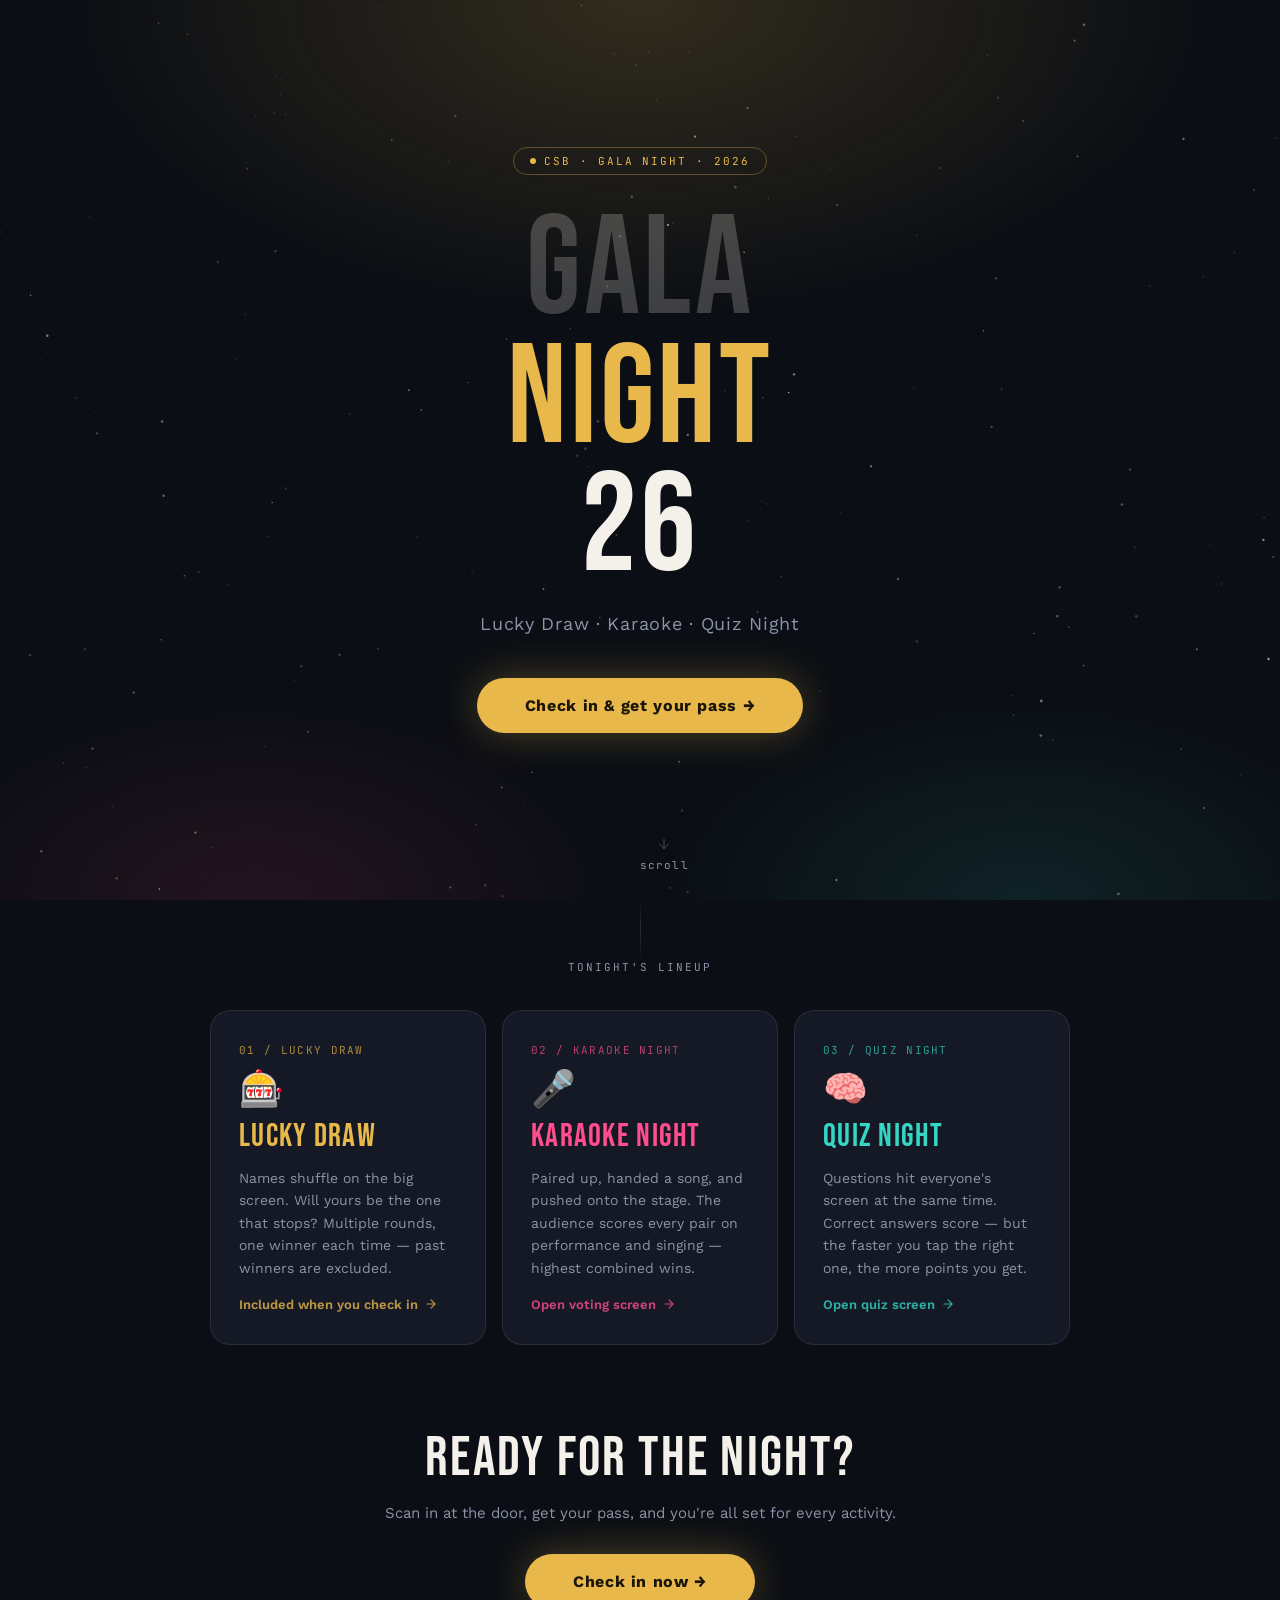
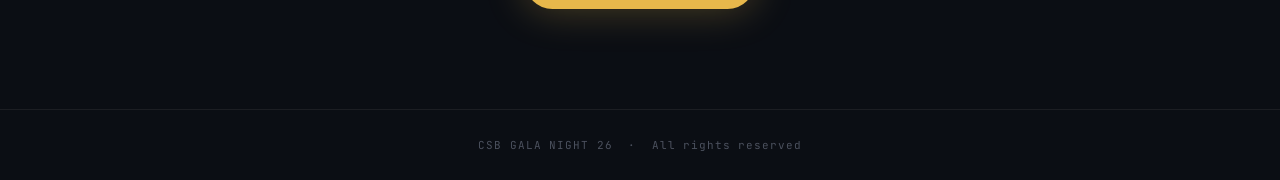
<file: index.html>
<!doctype html>
<html lang="en">
<head>
<meta charset="utf-8" />
<meta name="viewport" content="width=device-width, initial-scale=1" />
<title>CSB Gala Night 26</title>
<link rel="stylesheet" href="styles.css" />
<link rel="preconnect" href="https://fonts.googleapis.com">
<link href="https://fonts.googleapis.com/css2?family=Bebas+Neue&family=Work+Sans:wght@300;400;500;600;700&family=JetBrains+Mono:wght@400;500&display=swap" rel="stylesheet">
<style>
  /* ── reset & base ── */
  *, *::before, *::after { box-sizing: border-box; margin: 0; padding: 0; }
  html { scroll-behavior: smooth; }
  body {
    background: #0b0e14;
    color: #f4f1ea;
    font-family: "Work Sans", sans-serif;
    min-height: 100vh;
    overflow-x: hidden;
  }

  /* ── canvas stars ── */
  #stars-canvas {
    position: fixed;
    inset: 0;
    pointer-events: none;
    z-index: 0;
  }

  /* ── hero ── */
  .hero {
    position: relative;
    min-height: 100vh;
    display: flex;
    flex-direction: column;
    align-items: center;
    justify-content: center;
    text-align: center;
    padding: 40px 20px 60px;
    z-index: 1;
  }
  .hero::before {
    content: "";
    position: absolute;
    inset: 0;
    background:
      radial-gradient(ellipse 70% 55% at 50% 0%, rgba(232,184,75,0.18) 0%, transparent 65%),
      radial-gradient(ellipse 50% 40% at 20% 100%, rgba(255,77,141,0.10) 0%, transparent 60%),
      radial-gradient(ellipse 50% 40% at 80% 100%, rgba(54,214,197,0.10) 0%, transparent 60%);
    pointer-events: none;
  }

  .eyebrow-tag {
    display: inline-flex;
    align-items: center;
    gap: 8px;
    font-family: "JetBrains Mono", monospace;
    font-size: 11px;
    letter-spacing: 0.18em;
    text-transform: uppercase;
    color: #e8b84b;
    border: 1px solid rgba(232,184,75,0.35);
    border-radius: 100px;
    padding: 6px 16px;
    margin-bottom: 32px;
    animation: fadeUp 0.7s ease both;
  }
  .eyebrow-tag::before {
    content: "";
    width: 6px; height: 6px;
    border-radius: 50%;
    background: #e8b84b;
    animation: pulse 1.4s infinite;
  }
  @keyframes pulse { 0%,100%{opacity:1;} 50%{opacity:0.2;} }

  .hero-title {
    font-family: "Bebas Neue", sans-serif;
    font-size: clamp(64px, 15vw, 140px);
    line-height: 0.92;
    letter-spacing: 0.02em;
    color: #f4f1ea;
    animation: fadeUp 0.7s 0.1s ease both;
  }
  .hero-title .gold { color: #e8b84b; }
  .hero-title .dim  { opacity: 0.22; }

  .hero-sub {
    font-size: clamp(14px, 2vw, 18px);
    color: #8b93a7;
    margin-top: 20px;
    font-weight: 400;
    letter-spacing: 0.04em;
    animation: fadeUp 0.7s 0.2s ease both;
  }

  .hero-cta {
    margin-top: 44px;
    animation: fadeUp 0.7s 0.3s ease both;
  }
  .btn-hero {
    display: inline-block;
    background: #e8b84b;
    color: #1a1505;
    font-family: "Work Sans", sans-serif;
    font-weight: 700;
    font-size: 16px;
    padding: 18px 48px;
    border-radius: 100px;
    text-decoration: none;
    letter-spacing: 0.04em;
    transition: transform 0.1s ease, box-shadow 0.2s ease;
    box-shadow: 0 0 40px rgba(232,184,75,0.30);
  }
  .btn-hero:hover {
    transform: translateY(-2px);
    box-shadow: 0 0 60px rgba(232,184,75,0.45);
  }
  .btn-hero:active { transform: scale(0.97); }

  .scroll-hint {
    position: absolute;
    bottom: 28px;
    left: 50%;
    transform: translateX(-50%);
    display: flex;
    flex-direction: column;
    align-items: center;
    gap: 6px;
    color: #8b93a7;
    font-size: 11px;
    font-family: "JetBrains Mono", monospace;
    letter-spacing: 0.1em;
    animation: fadeUp 0.7s 0.6s ease both, bob 2s 1.5s ease-in-out infinite;
  }
  .scroll-hint svg { opacity: 0.5; }
  @keyframes bob { 0%,100%{transform:translateX(-50%) translateY(0);} 50%{transform:translateX(-50%) translateY(6px);} }

  @keyframes fadeUp {
    from { opacity: 0; transform: translateY(20px); }
    to   { opacity: 1; transform: translateY(0); }
  }

  /* ── divider line ── */
  .divider {
    width: 1px;
    height: 60px;
    background: linear-gradient(to bottom, transparent, rgba(244,241,234,0.15), transparent);
    margin: 0 auto;
    position: relative;
    z-index: 1;
  }

  /* ── activities section ── */
  .activities {
    position: relative;
    z-index: 1;
    padding: 0 20px 80px;
    max-width: 900px;
    margin: 0 auto;
  }
  .section-label {
    text-align: center;
    font-family: "JetBrains Mono", monospace;
    font-size: 11px;
    letter-spacing: 0.18em;
    text-transform: uppercase;
    color: #8b93a7;
    margin-bottom: 36px;
  }

  .cards {
    display: grid;
    grid-template-columns: repeat(auto-fit, minmax(240px, 1fr));
    gap: 16px;
  }

  .activity-card {
    background: #141925;
    border: 1px solid rgba(244,241,234,0.09);
    border-radius: 20px;
    padding: 32px 28px;
    text-decoration: none;
    color: inherit;
    display: flex;
    flex-direction: column;
    gap: 14px;
    transition: transform 0.15s ease, border-color 0.2s ease, box-shadow 0.2s ease;
    position: relative;
    overflow: hidden;
  }
  .activity-card::before {
    content: "";
    position: absolute;
    inset: 0;
    opacity: 0;
    transition: opacity 0.3s ease;
    border-radius: inherit;
  }
  .activity-card:hover { transform: translateY(-4px); }

  .activity-card.gold { --accent: #e8b84b; --glow: rgba(232,184,75,0.12); }
  .activity-card.pink { --accent: #ff4d8d; --glow: rgba(255,77,141,0.12); }
  .activity-card.teal { --accent: #36d6c5; --glow: rgba(54,214,197,0.12); }

  .activity-card:hover { border-color: var(--accent); box-shadow: 0 0 40px var(--glow), inset 0 0 40px var(--glow); }

  .card-icon {
    font-size: 36px;
    line-height: 1;
  }
  .card-num {
    font-family: "JetBrains Mono", monospace;
    font-size: 11px;
    color: var(--accent);
    letter-spacing: 0.12em;
    opacity: 0.7;
  }
  .card-title {
    font-family: "Bebas Neue", sans-serif;
    font-size: 32px;
    letter-spacing: 0.04em;
    color: var(--accent);
    line-height: 1;
  }
  .card-desc {
    font-size: 14px;
    color: #8b93a7;
    line-height: 1.6;
    flex: 1;
  }
  .card-link {
    font-size: 13px;
    font-weight: 600;
    color: var(--accent);
    display: flex;
    align-items: center;
    gap: 6px;
    margin-top: 4px;
    opacity: 0.8;
    transition: opacity 0.15s;
  }
  .card-link svg { transition: transform 0.15s ease; }
  .activity-card:hover .card-link { opacity: 1; }
  .activity-card:hover .card-link svg { transform: translateX(4px); }

  /* ── bottom CTA strip ── */
  .cta-strip {
    position: relative;
    z-index: 1;
    text-align: center;
    padding: 0 20px 100px;
  }
  .cta-strip h2 {
    font-family: "Bebas Neue", sans-serif;
    font-size: clamp(32px, 6vw, 56px);
    letter-spacing: 0.04em;
    margin-bottom: 12px;
  }
  .cta-strip p {
    color: #8b93a7;
    font-size: 15px;
    margin-bottom: 32px;
  }

  /* ── floating check-in bar (mobile) ── */
  .checkin-bar {
    display: none;
  }
  @media (max-width: 640px) {
    .checkin-bar {
      display: flex;
      align-items: center;
      justify-content: center;
      position: fixed;
      bottom: 0; left: 0; right: 0;
      padding: 14px 20px 28px;
      background: linear-gradient(to top, #0b0e14 60%, transparent);
      z-index: 100;
    }
    .checkin-bar a {
      display: block;
      width: 100%;
      max-width: 400px;
      background: #e8b84b;
      color: #1a1505;
      font-weight: 700;
      font-size: 16px;
      text-align: center;
      padding: 17px;
      border-radius: 14px;
      text-decoration: none;
      box-shadow: 0 0 40px rgba(232,184,75,0.35);
    }
  }

  /* ── footer ── */
  footer {
    position: relative;
    z-index: 1;
    text-align: center;
    padding: 28px 20px;
    border-top: 1px solid rgba(244,241,234,0.07);
    font-family: "JetBrains Mono", monospace;
    font-size: 11px;
    color: rgba(139,147,167,0.5);
    letter-spacing: 0.08em;
  }
</style>
</head>
<body>

<canvas id="stars-canvas"></canvas>

<!-- Hero -->
<section class="hero">
  <div class="eyebrow-tag">CSB · Gala Night · 2026</div>
  <h1 class="hero-title">
    <span class="dim">GALA</span><br>
    <span class="gold">NIGHT</span><br>
    <span>26</span>
  </h1>
  <p class="hero-sub">Lucky Draw · Karaoke · Quiz Night</p>
  <div class="hero-cta">
    <a href="register.html" class="btn-hero">Check in &amp; get your pass →</a>
  </div>

  <div class="scroll-hint">
    <svg width="16" height="16" viewBox="0 0 24 24" fill="none" stroke="currentColor" stroke-width="1.5" stroke-linecap="round"><path d="M12 5v14M5 12l7 7 7-7"/></svg>
    scroll
  </div>
</section>

<div class="divider"></div>

<!-- Activities -->
<section class="activities">
  <p class="section-label">Tonight's lineup</p>
  <div class="cards">

    <div class="activity-card gold">
      <div class="card-num">01 / LUCKY DRAW</div>
      <div class="card-icon">🎰</div>
      <div class="card-title">Lucky Draw</div>
      <p class="card-desc">Names shuffle on the big screen. Will yours be the one that stops? Multiple rounds, one winner each time — past winners are excluded.</p>
      <div class="card-link">
        Included when you check in
        <svg width="14" height="14" viewBox="0 0 24 24" fill="none" stroke="currentColor" stroke-width="2" stroke-linecap="round"><path d="M5 12h14M12 5l7 7-7 7"/></svg>
      </div>
    </div>

    <a href="karaoke-vote.html" class="activity-card pink">
      <div class="card-num">02 / KARAOKE NIGHT</div>
      <div class="card-icon">🎤</div>
      <div class="card-title">Karaoke Night</div>
      <p class="card-desc">Paired up, handed a song, and pushed onto the stage. The audience scores every pair on performance and singing — highest combined wins.</p>
      <div class="card-link">
        Open voting screen
        <svg width="14" height="14" viewBox="0 0 24 24" fill="none" stroke="currentColor" stroke-width="2" stroke-linecap="round"><path d="M5 12h14M12 5l7 7-7 7"/></svg>
      </div>
    </a>

    <a href="quiz-play.html" class="activity-card teal">
      <div class="card-num">03 / QUIZ NIGHT</div>
      <div class="card-icon">🧠</div>
      <div class="card-title">Quiz Night</div>
      <p class="card-desc">Questions hit everyone's screen at the same time. Correct answers score — but the faster you tap the right one, the more points you get.</p>
      <div class="card-link">
        Open quiz screen
        <svg width="14" height="14" viewBox="0 0 24 24" fill="none" stroke="currentColor" stroke-width="2" stroke-linecap="round"><path d="M5 12h14M12 5l7 7-7 7"/></svg>
      </div>
    </a>

  </div>
</section>

<!-- Bottom CTA -->
<section class="cta-strip">
  <h2>Ready for the night?</h2>
  <p>Scan in at the door, get your pass, and you're all set for every activity.</p>
  <a href="register.html" class="btn-hero">Check in now →</a>
</section>

<!-- Mobile floating bar -->
<div class="checkin-bar">
  <a href="register.html">Check in &amp; get your pass →</a>
</div>

<footer>CSB GALA NIGHT 26 &nbsp;·&nbsp; All rights reserved</footer>

<script>
const canvas = document.getElementById("stars-canvas");
const ctx = canvas.getContext("2d");
let stars = [];
let W, H;

function resize() {
  W = canvas.width  = window.innerWidth;
  H = canvas.height = window.innerHeight;
}

function makeStars(n) {
  stars = [];
  for (let i = 0; i < n; i++) {
    stars.push({
      x: Math.random() * W,
      y: Math.random() * H,
      r: Math.random() * 1.2 + 0.2,
      o: Math.random() * 0.6 + 0.1,
      speed: Math.random() * 0.008 + 0.003,
      phase: Math.random() * Math.PI * 2
    });
  }
}

function draw(t) {
  ctx.clearRect(0, 0, W, H);
  stars.forEach(s => {
    const flicker = s.o * (0.7 + 0.3 * Math.sin(t * s.speed * 60 + s.phase));
    ctx.beginPath();
    ctx.arc(s.x, s.y, s.r, 0, Math.PI * 2);
    ctx.fillStyle = `rgba(244,241,234,${flicker})`;
    ctx.fill();
  });
  requestAnimationFrame(draw);
}

resize();
makeStars(220);
window.addEventListener("resize", () => { resize(); makeStars(220); });
requestAnimationFrame(draw);
</script>
</body>
</html>
</file>
<file: styles.css>
/* ============================================================
   EVENT NIGHT — shared theme
   A dark stage with a warm spotlight, and a fast accent colour
   per activity (gold = doors/draw, pink = karaoke, teal = quiz).
   ============================================================ */

:root {
  --bg: #0b0e14;
  --surface: #141925;
  --surface-2: #1c2333;
  --border: rgba(244, 241, 234, 0.09);
  --text: #f4f1ea;
  --text-muted: #8b93a7;

  --gold: #e8b84b;
  --gold-dim: #6b551f;
  --pink: #ff4d8d;
  --pink-dim: #6b1f3a;
  --teal: #36d6c5;
  --teal-dim: #1a4a44;
  --red: #ff5c5c;

  --font-display: "Bebas Neue", "Arial Narrow", sans-serif;
  --font-body: "Work Sans", -apple-system, sans-serif;
  --font-mono: "JetBrains Mono", "Courier New", monospace;

  --radius: 14px;
  --shadow: 0 20px 60px rgba(0, 0, 0, 0.45);
}

* { box-sizing: border-box; }
html, body {
  margin: 0;
  padding: 0;
  background: var(--bg);
  color: var(--text);
  font-family: var(--font-body);
  min-height: 100vh;
}

body {
  background-image:
    radial-gradient(ellipse 80% 50% at 50% -10%, rgba(232, 184, 75, 0.10), transparent 60%);
  background-attachment: fixed;
}

h1, h2, h3, .display {
  font-family: var(--font-display);
  letter-spacing: 0.02em;
  font-weight: 400;
  margin: 0;
}

a { color: inherit; }

.mono { font-family: var(--font-mono); }
.muted { color: var(--text-muted); }

.wrap {
  max-width: 1100px;
  margin: 0 auto;
  padding: 28px 20px 80px;
}

.card {
  background: var(--surface);
  border: 1px solid var(--border);
  border-radius: var(--radius);
  padding: 22px;
}

.eyebrow {
  font-family: var(--font-mono);
  font-size: 12px;
  letter-spacing: 0.12em;
  text-transform: uppercase;
  color: var(--text-muted);
}

input, select, textarea {
  width: 100%;
  background: var(--surface-2);
  border: 1px solid var(--border);
  color: var(--text);
  border-radius: 10px;
  padding: 13px 14px;
  font-size: 16px;
  font-family: var(--font-body);
  outline: none;
}
input:focus, select:focus, textarea:focus {
  border-color: var(--gold);
}
label {
  display: block;
  font-size: 13px;
  color: var(--text-muted);
  margin-bottom: 6px;
  margin-top: 16px;
}
label:first-of-type { margin-top: 0; }

button, .btn {
  font-family: var(--font-body);
  font-weight: 600;
  font-size: 15px;
  border: none;
  border-radius: 10px;
  padding: 13px 20px;
  cursor: pointer;
  transition: transform 0.08s ease, opacity 0.15s ease;
  background: var(--surface-2);
  color: var(--text);
  border: 1px solid var(--border);
}
button:hover, .btn:hover { opacity: 0.88; }
button:active, .btn:active { transform: scale(0.98); }
button:disabled { opacity: 0.4; cursor: not-allowed; }

.btn-gold { background: var(--gold); color: #1a1505; }
.btn-pink { background: var(--pink); color: #2a0010; }
.btn-teal { background: var(--teal); color: #002b26; }
.btn-red  { background: var(--red); color: #2a0000; }
.btn-ghost { background: transparent; }
.btn-block { width: 100%; display: block; text-align: center; }

.badge {
  display: inline-flex;
  align-items: center;
  gap: 6px;
  font-family: var(--font-mono);
  font-size: 12px;
  padding: 4px 10px;
  border-radius: 100px;
  border: 1px solid var(--border);
  color: var(--text-muted);
}
.badge.live { color: var(--red); border-color: var(--red); }
.badge.live::before {
  content: "";
  width: 6px; height: 6px; border-radius: 50%;
  background: var(--red);
  animation: pulse 1.2s infinite;
}
@keyframes pulse { 0%,100% { opacity: 1; } 50% { opacity: 0.25; } }

.row { display: flex; gap: 12px; flex-wrap: wrap; }
.row > * { flex: 1; }

.grid {
  display: grid;
  gap: 14px;
  grid-template-columns: repeat(auto-fit, minmax(220px, 1fr));
}

table { width: 100%; border-collapse: collapse; font-size: 14px; }
th, td { text-align: left; padding: 9px 10px; border-bottom: 1px solid var(--border); }
th { color: var(--text-muted); font-size: 12px; text-transform: uppercase; letter-spacing: 0.06em; }

.toast {
  position: fixed;
  bottom: 24px; left: 50%;
  transform: translateX(-50%) translateY(20px);
  background: var(--surface-2);
  border: 1px solid var(--border);
  border-radius: 10px;
  padding: 12px 18px;
  opacity: 0;
  transition: all 0.25s ease;
  pointer-events: none;
  z-index: 999;
  max-width: 90vw;
}
.toast.show { opacity: 1; transform: translateX(-50%) translateY(0); }

.spotlight {
  position: absolute;
  inset: 0;
  pointer-events: none;
  background: radial-gradient(circle 480px at var(--sx, 50%) var(--sy, 30%), rgba(232,184,75,0.16), transparent 70%);
  transition: background-position 0.3s ease;
}

::-webkit-scrollbar { width: 10px; }
::-webkit-scrollbar-thumb { background: var(--surface-2); border-radius: 10px; }
</file>
